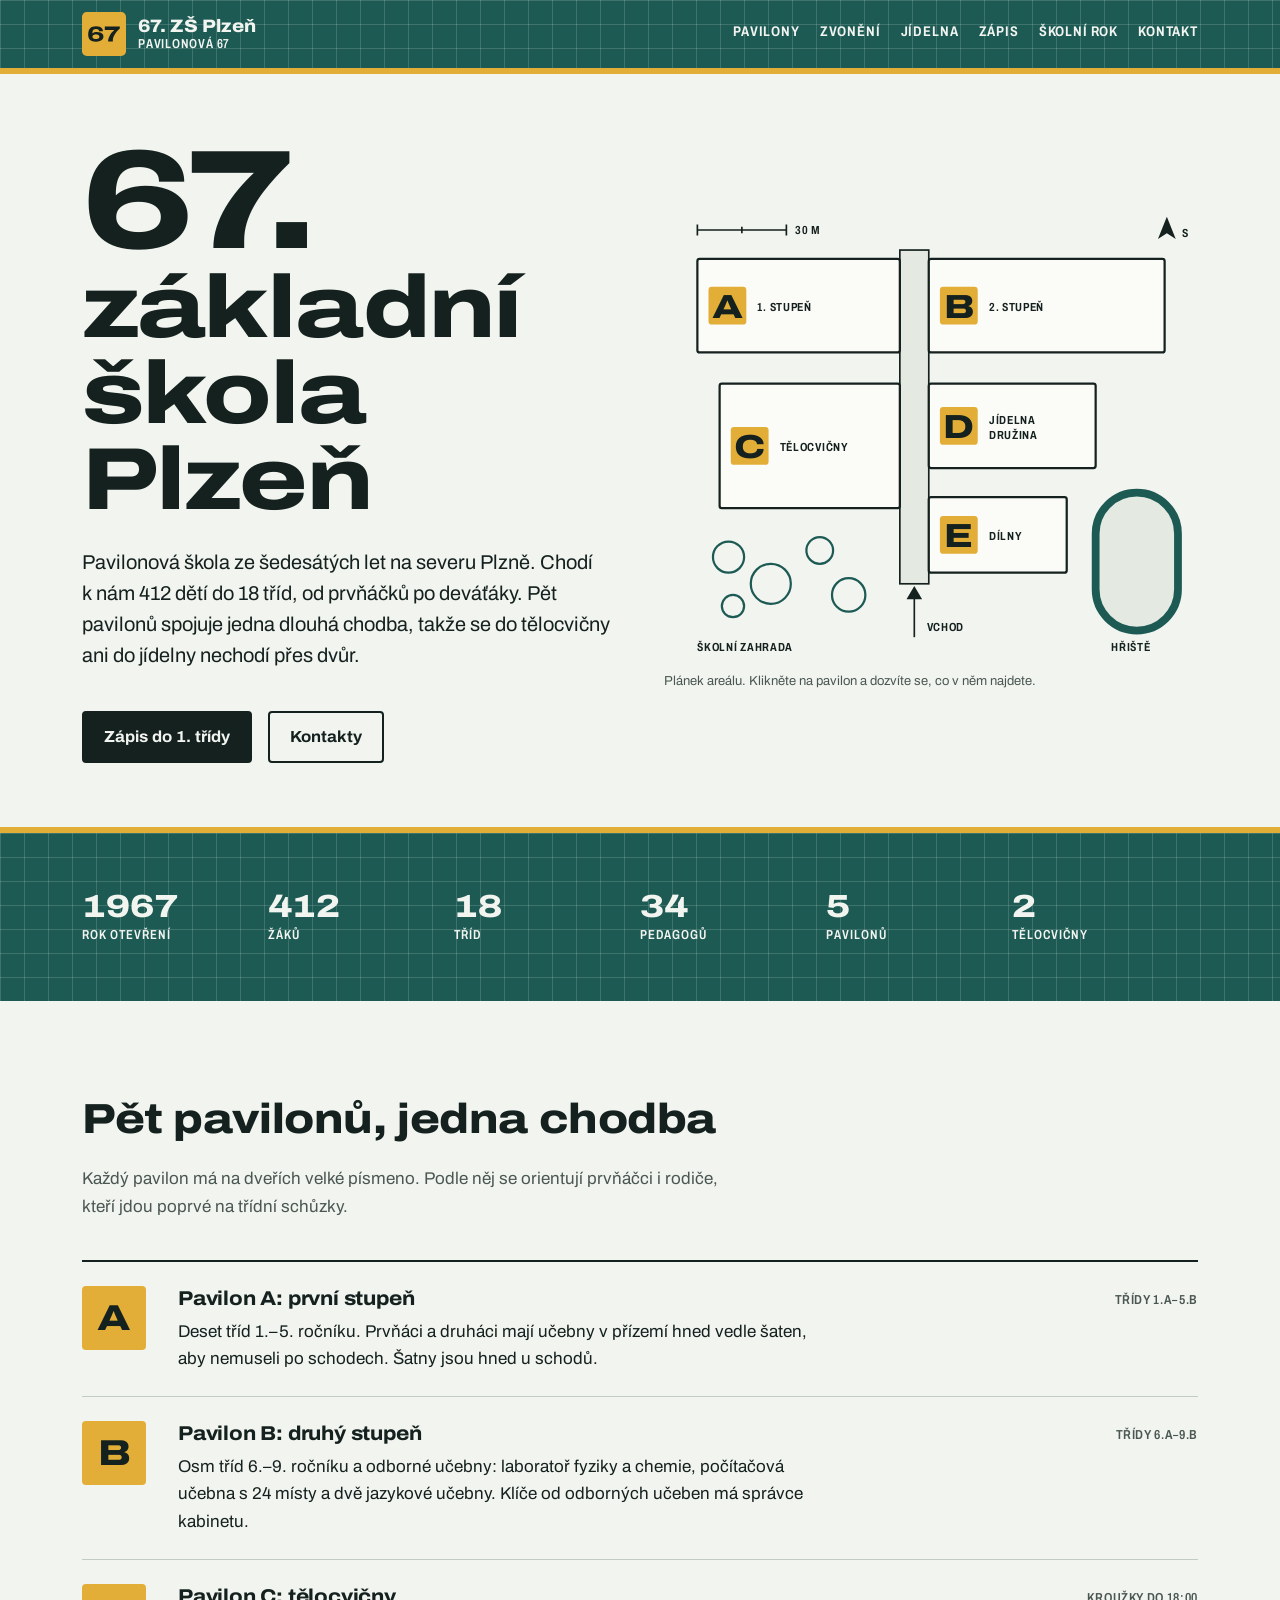
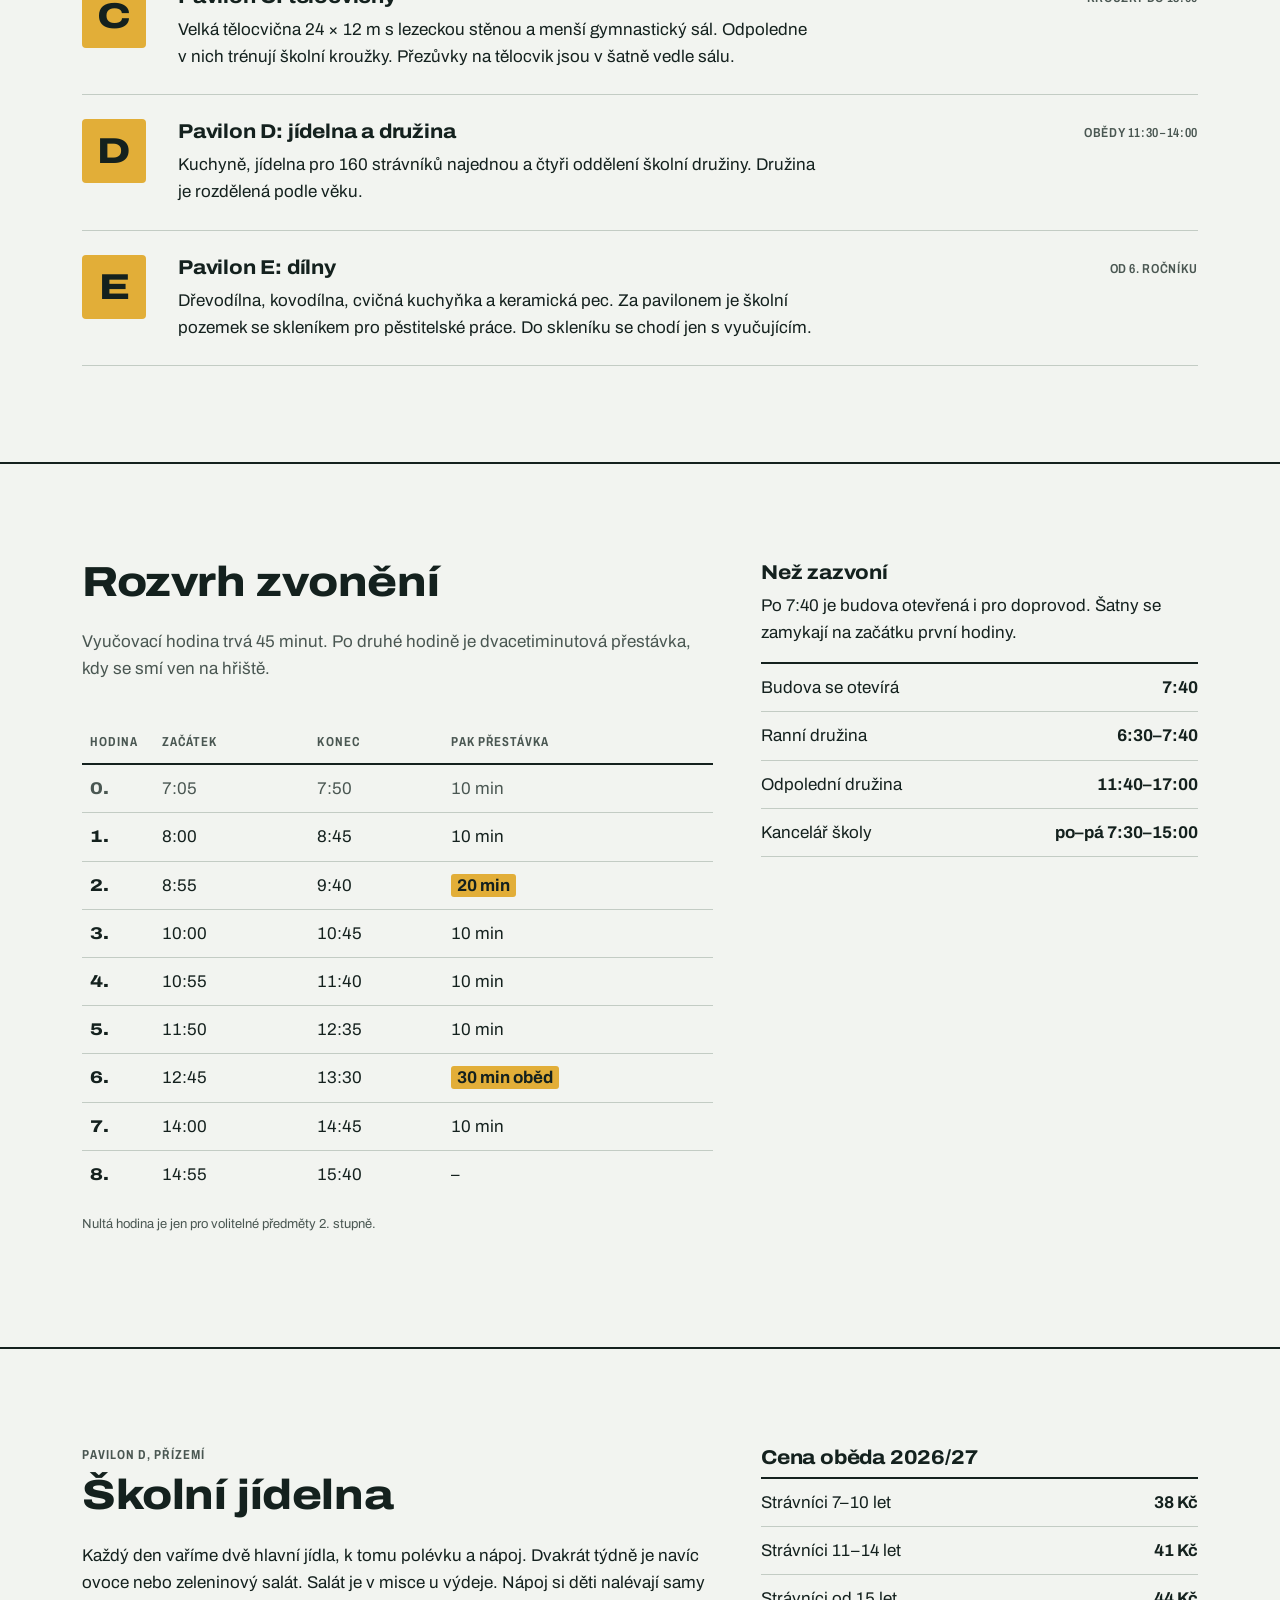
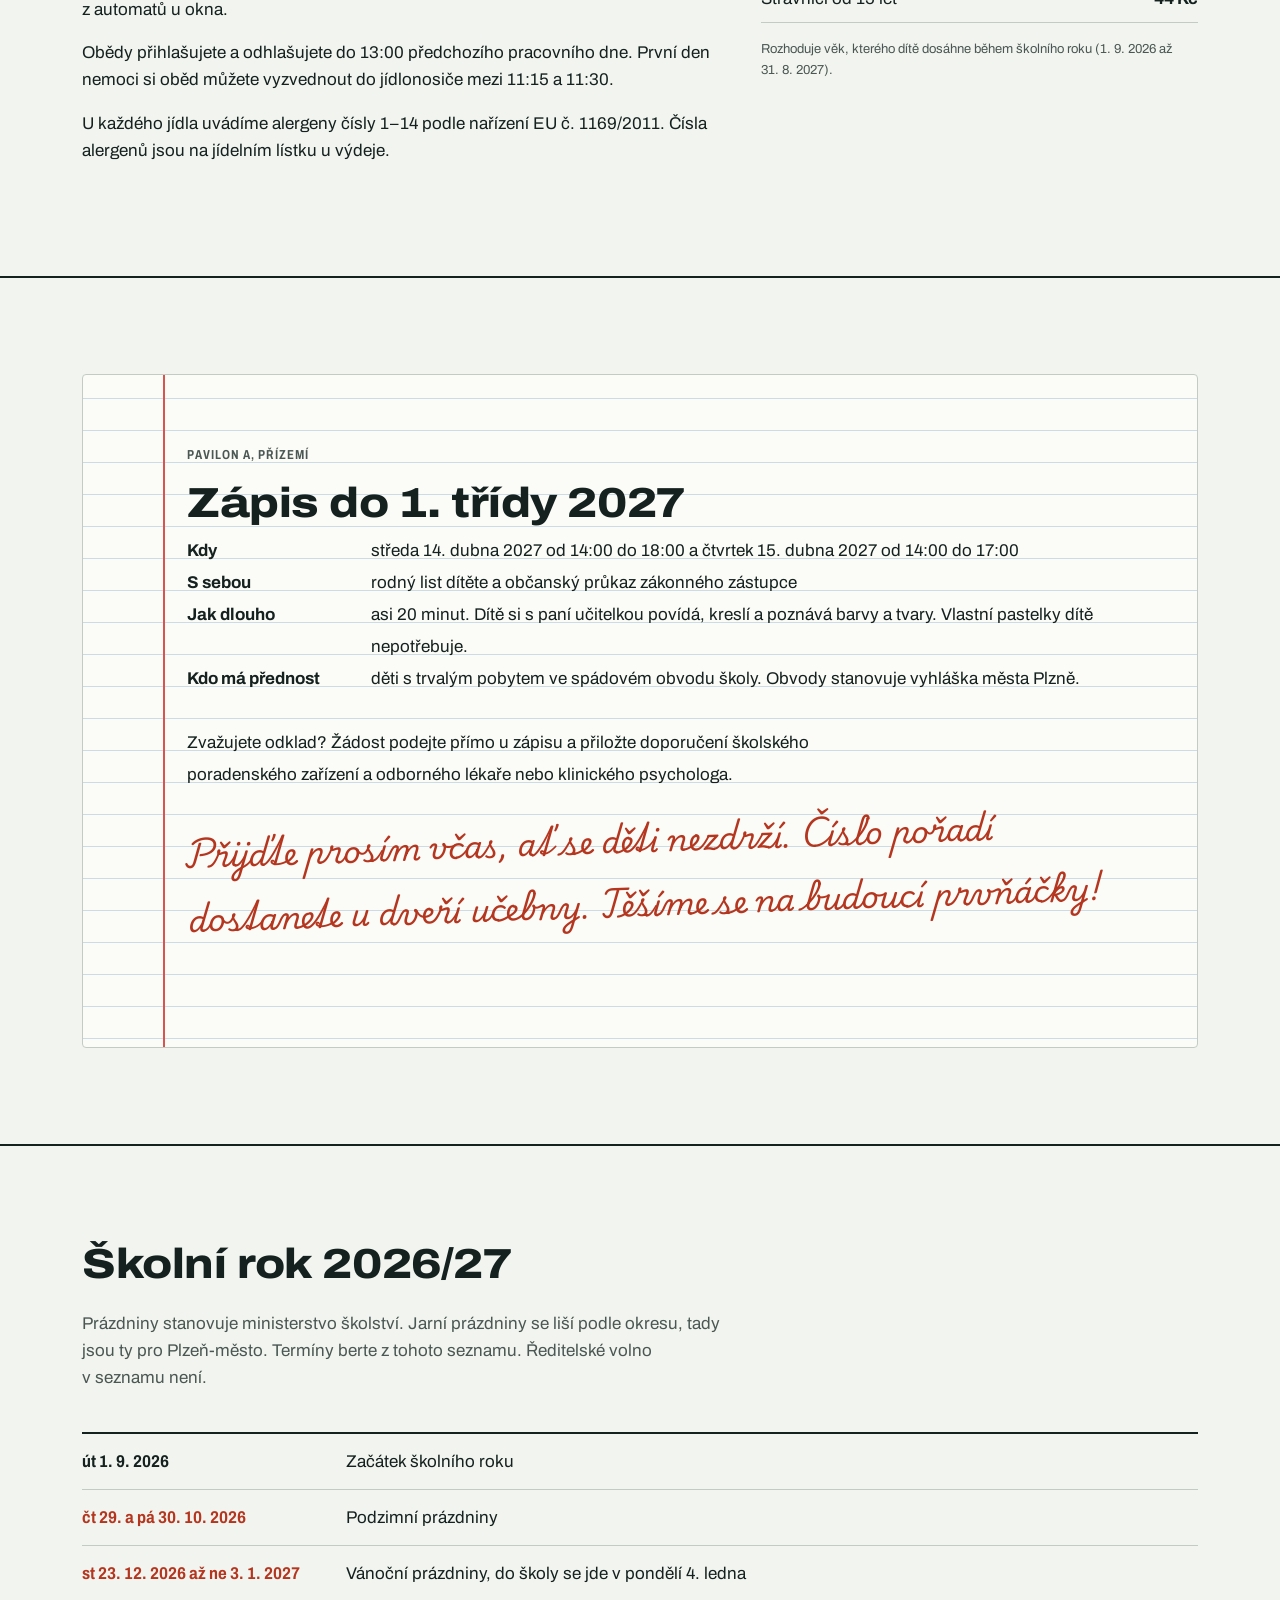
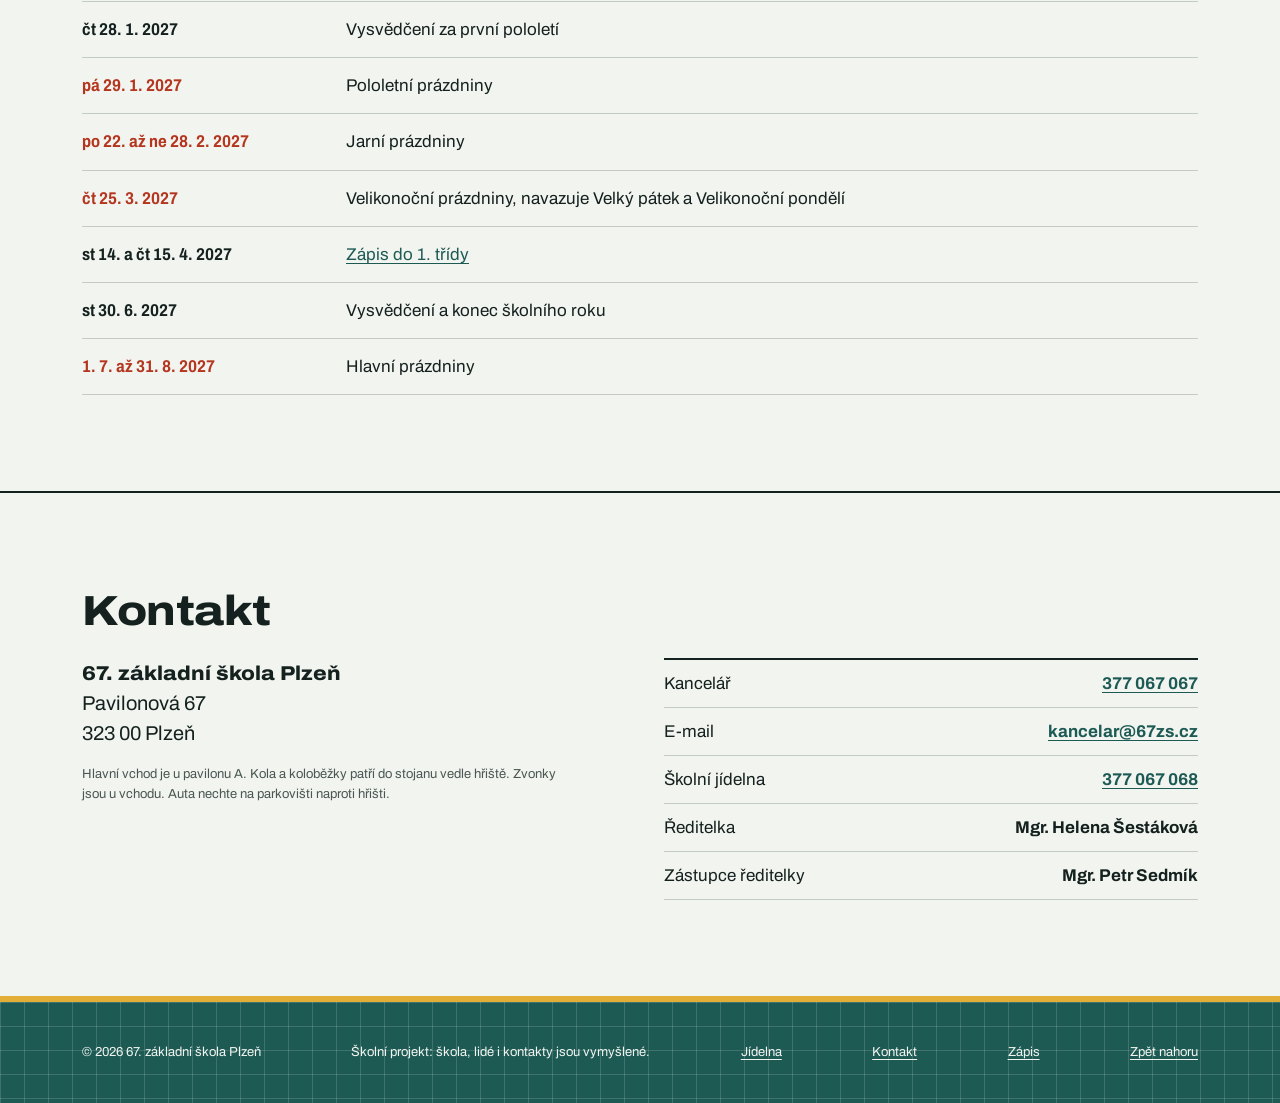
<file: index.html>
<!doctype html>
<html lang="cs">
<head>
  <meta charset="utf-8">
  <meta name="viewport" content="width=device-width, initial-scale=1">
  <title>67. základní škola Plzeň – zápis, jídelna, rozvrh zvonění</title>
  <meta name="description" content="Pavilonová základní škola na severu Plzně pro 1.–9. ročník. Zápis do 1. třídy 14. a 15. 4. 2027, rozvrh zvonění, ceny obědů, prázdniny a kontakty.">
  <meta name="author" content="67. ZŠ Plzeň">
  <meta name="referrer" content="strict-origin-when-cross-origin">
  <link rel="canonical" href="https://kojdad-alt.github.io/67ZakladniSkola/">
  <link rel="sitemap" type="application/xml" title="Sitemap" href="sitemap.xml">

  <meta name="theme-color" content="#f2f4f0" media="(prefers-color-scheme: light)">
  <meta name="theme-color" content="#15211d" media="(prefers-color-scheme: dark)">
  <meta name="color-scheme" content="light dark">
  <link rel="icon" href="img/favicon.svg" type="image/svg+xml">
  <link rel="icon" href="img/favicon-32.png" type="image/png" sizes="32x32">
  <link rel="apple-touch-icon" href="img/apple-touch-icon.png">

  <meta property="og:type" content="website">
  <meta property="og:locale" content="cs_CZ">
  <meta property="og:site_name" content="67. ZŠ Plzeň">
  <meta property="og:title" content="67. základní škola Plzeň">
  <meta property="og:description" content="Pavilonová škola z roku 1967 pro 1.–9. ročník. Zápis do 1. třídy, rozvrh zvonění, jídelna a kontakty.">
  <meta property="og:url" content="https://kojdad-alt.github.io/67ZakladniSkola/">
  <meta property="og:image" content="https://kojdad-alt.github.io/67ZakladniSkola/img/og.png">
  <meta property="og:image:type" content="image/png">
  <meta property="og:image:width" content="1200">
  <meta property="og:image:height" content="630">
  <meta property="og:image:alt" content="Nápis 67. základní škola Plzeň nad zeleným soklem s obkladem">
  <meta name="twitter:card" content="summary_large_image">
  <meta name="twitter:image" content="https://kojdad-alt.github.io/67ZakladniSkola/img/og.png">
  <meta name="twitter:image:alt" content="Nápis 67. základní škola Plzeň nad zeleným soklem s obkladem">
  <meta name="twitter:title" content="67. základní škola Plzeň">
  <meta name="twitter:description" content="Pavilonová škola z roku 1967 pro 1.–9. ročník. Zápis do 1. třídy, rozvrh zvonění, jídelna a kontakty.">

  <link rel="preload" href="fonty/archivo-cz.woff2" as="font" type="font/woff2" crossorigin>
  <link rel="stylesheet" href="vendor/bootstrap-5.3.8/bootstrap.min.css">
  <link rel="stylesheet" href="css/styl.css">

  <script type="application/ld+json">
  {
    "@context": "https://schema.org",
    "@graph": [
      {
        "@type": "ElementarySchool",
        "@id": "https://kojdad-alt.github.io/67ZakladniSkola/#skola",
        "name": "67. základní škola Plzeň",
        "alternateName": "67. ZŠ Plzeň",
        "url": "https://kojdad-alt.github.io/67ZakladniSkola/",
        "logo": "https://kojdad-alt.github.io/67ZakladniSkola/img/logo-512.png",
        "image": "https://kojdad-alt.github.io/67ZakladniSkola/img/og.png",
        "foundingDate": "1967",
        "telephone": "+420377067067",
        "email": "kancelar@67zs.cz",
        "address": {
          "@type": "PostalAddress",
          "streetAddress": "Pavilonová 67",
          "postalCode": "323 00",
          "addressLocality": "Plzeň",
          "addressCountry": "CZ"
        },
        "openingHoursSpecification": [
          {
            "@type": "OpeningHoursSpecification",
            "dayOfWeek": ["Monday", "Tuesday", "Wednesday", "Thursday", "Friday"],
            "opens": "07:30",
            "closes": "15:00"
          }
        ]
      },
      {
        "@type": "WebSite",
        "@id": "https://kojdad-alt.github.io/67ZakladniSkola/#web",
        "url": "https://kojdad-alt.github.io/67ZakladniSkola/",
        "name": "67. ZŠ Plzeň",
        "inLanguage": "cs",
        "publisher": { "@id": "https://kojdad-alt.github.io/67ZakladniSkola/#skola" }
      },
      {
        "@type": "WebPage",
        "@id": "https://kojdad-alt.github.io/67ZakladniSkola/#stranka",
        "url": "https://kojdad-alt.github.io/67ZakladniSkola/",
        "name": "67. základní škola Plzeň – zápis, jídelna, rozvrh zvonění",
        "inLanguage": "cs",
        "dateModified": "2026-11-08",
        "isPartOf": { "@id": "https://kojdad-alt.github.io/67ZakladniSkola/#web" },
        "about": { "@id": "https://kojdad-alt.github.io/67ZakladniSkola/#skola" },
        "breadcrumb": {
          "@type": "BreadcrumbList",
          "itemListElement": [
            { "@type": "ListItem", "position": 1, "name": "Úvod", "item": "https://kojdad-alt.github.io/67ZakladniSkola/" }
          ]
        }
      },
      {
        "@type": "Event",
        "name": "Zápis do 1. třídy 2027",
        "startDate": "2027-04-14T14:00:00+02:00",
        "endDate": "2027-04-15T17:00:00+02:00",
        "eventStatus": "https://schema.org/EventScheduled",
        "eventAttendanceMode": "https://schema.org/OfflineEventAttendanceMode",
        "description": "Zápis dětí do 1. třídy pro školní rok 2027/28. S sebou rodný list dítěte a občanský průkaz zákonného zástupce.",
        "location": { "@id": "https://kojdad-alt.github.io/67ZakladniSkola/#skola" },
        "organizer": { "@id": "https://kojdad-alt.github.io/67ZakladniSkola/#skola" }
      }
    ]
  }
  </script>
</head>
<body id="nahoru">
  <a class="visually-hidden-focusable preskocit" href="#obsah">Přeskočit na obsah</a>

  <header class="hlavicka">
    <div class="container d-flex flex-wrap align-items-center justify-content-between gap-3">
      <a class="znacka" href="./">
        <svg width="44" height="44" viewBox="0 0 64 64" aria-hidden="true">
          <rect class="znacka-dlazdice" width="64" height="64" rx="7"/>
          <path class="znacka-cislo" d="M20.23 43.23Q17.49 43.23 15.4 42.6Q13.32 41.97 11.9 40.69Q10.48 39.41 9.74 37.38Q9 35.34 9 32.57Q9 29.38 9.74 27.14Q10.48 24.9 11.92 23.5Q13.35 22.09 15.47 21.43Q17.58 20.77 20.33 20.77Q23.45 20.77 25.71 21.6Q27.96 22.44 29.21 24.05Q30.45 25.66 30.45 27.96H24.81Q24.81 26.86 24.24 26.13Q23.67 25.41 22.68 25.06Q21.68 24.71 20.36 24.71Q18.31 24.71 17.16 25.44Q16 26.16 15.55 27.57Q15.09 28.97 15.09 31.05Q16 30.23 17.16 29.76Q18.31 29.29 19.54 29.1Q20.77 28.91 21.81 28.91Q24.52 28.91 26.65 29.71Q28.78 30.52 30 32.03Q31.21 33.55 31.21 35.69Q31.21 38.09 29.84 39.78Q28.47 41.47 25.99 42.35Q23.51 43.23 20.23 43.23ZM20.2 39.29Q21.78 39.29 22.9 38.88Q24.02 38.47 24.62 37.71Q25.22 36.95 25.22 35.88Q25.22 34.84 24.63 34.1Q24.05 33.36 22.95 32.95Q21.84 32.54 20.23 32.54Q18.69 32.54 17.55 32.95Q16.41 33.36 15.81 34.11Q15.22 34.87 15.22 35.91Q15.22 36.95 15.81 37.71Q16.41 38.47 17.53 38.88Q18.65 39.29 20.2 39.29ZM37.96 42.85Q37.96 40.39 38.7 38.1Q39.45 35.82 40.71 33.69Q41.97 31.56 43.61 29.63Q45.25 27.71 47.05 26.01H33.14V21.15H55V23.83Q53.52 25.28 52.03 26.87Q50.55 28.47 49.26 30.15Q47.96 31.84 46.97 33.64Q45.98 35.44 45.42 37.3Q44.87 39.16 44.87 41.09V42.85Z"/>
        </svg>
        <span>67. ZŠ Plzeň<small>Pavilonová 67</small></span>
      </a>
      <nav aria-label="Hlavní menu" class="mw-100">
        <ul class="menu">
          <li><a href="#pavilony">Pavilony</a></li>
          <li><a href="#zvoneni">Zvonění</a></li>
          <li><a href="#jidelna">Jídelna</a></li>
          <li><a href="#zapis">Zápis</a></li>
          <li><a href="#skolni-rok">Školní rok</a></li>
          <li><a href="#kontakt">Kontakt</a></li>
        </ul>
      </nav>
    </div>
  </header>

  <main id="obsah">
    <section class="uvod" aria-labelledby="nadpis">
      <div class="container">
        <div class="row gx-4 gx-sm-5 gy-5 align-items-center">
          <div class="col-lg-6">
            <h1 id="nadpis"><span class="cislo-skoly">67.</span> základní škola Plzeň</h1>
            <p class="perex">Pavilonová škola ze šedesátých let na&nbsp;severu Plzně. Chodí k&nbsp;nám 412&nbsp;dětí do&nbsp;18&nbsp;tříd, od&nbsp;prvňáčků po&nbsp;deváťáky. Pět pavilonů spojuje jedna dlouhá chodba, takže se do&nbsp;tělocvičny ani do&nbsp;jídelny nechodí přes dvůr.</p>
            <div class="d-flex flex-wrap gap-3">
              <a class="btn tlacitko" href="#zapis">Zápis do&nbsp;1.&nbsp;třídy</a>
              <a class="btn tlacitko tlacitko-obrys" href="#kontakt">Kontakty</a>
            </div>
          </div>

          <div class="col-lg-6">
            <figure class="plan">
              <svg viewBox="0 0 480 400" aria-labelledby="plan-titulek plan-popis">
                <title id="plan-titulek">Plánek areálu 67. ZŠ Plzeň</title>
                <desc id="plan-popis">Pět pavilonů A&nbsp;až E napojených na&nbsp;společnou chodbu, hlavní vchod dole, vpravo hřiště s&nbsp;oválem, vlevo dole školní zahrada.</desc>

                <!-- měřítko a sever -->
                <path class="cara" d="M30 18 H110 M30 13 V23 M70 15 V21 M110 13 V23"/>
                <text class="popisek" x="118" y="22">30 m</text>
                <path class="sipka" d="M452 6 L460 26 L452 21 L444 26 Z"/>
                <text class="popisek" x="466" y="24">S</text>

                <!-- spojovací chodba -->
                <rect class="chodba" x="212" y="36" width="26" height="300"/>

                <a class="pavilon" href="#pavilon-a" aria-label="Pavilon A: první stupeň">
                  <rect class="budova" x="30" y="44" width="182" height="84" rx="2"/>
                  <rect class="plan-cedulka" x="40" y="69" width="34" height="34" rx="3"/>
                  <text class="pismeno" x="57" y="97" text-anchor="middle">A</text>
                  <text class="popisek" x="84" y="91">1. stupeň</text>
                </a>
                <a class="pavilon" href="#pavilon-b" aria-label="Pavilon B: druhý stupeň">
                  <rect class="budova" x="238" y="44" width="212" height="84" rx="2"/>
                  <rect class="plan-cedulka" x="248" y="69" width="34" height="34" rx="3"/>
                  <text class="pismeno" x="265" y="97" text-anchor="middle">B</text>
                  <text class="popisek" x="292" y="91">2. stupeň</text>
                </a>
                <a class="pavilon" href="#pavilon-c" aria-label="Pavilon C: tělocvičny">
                  <rect class="budova" x="50" y="156" width="162" height="112" rx="2"/>
                  <rect class="plan-cedulka" x="60" y="195" width="34" height="34" rx="3"/>
                  <text class="pismeno" x="77" y="223" text-anchor="middle">C</text>
                  <text class="popisek" x="104" y="217">tělocvičny</text>
                </a>
                <a class="pavilon" href="#pavilon-d" aria-label="Pavilon D: jídelna a družina">
                  <rect class="budova" x="238" y="156" width="150" height="76" rx="2"/>
                  <rect class="plan-cedulka" x="248" y="177" width="34" height="34" rx="3"/>
                  <text class="pismeno" x="265" y="205" text-anchor="middle">D</text>
                  <text class="popisek" x="292" y="192">jídelna</text>
                  <text class="popisek" x="292" y="206">družina</text>
                </a>
                <a class="pavilon" href="#pavilon-e" aria-label="Pavilon E: dílny">
                  <rect class="budova" x="238" y="258" width="124" height="68" rx="2"/>
                  <rect class="plan-cedulka" x="248" y="275" width="34" height="34" rx="3"/>
                  <text class="pismeno" x="265" y="303" text-anchor="middle">E</text>
                  <text class="popisek" x="292" y="297">dílny</text>
                </a>

                <!-- hlavní vchod -->
                <path class="cara" d="M225 384 V346"/>
                <path class="sipka" d="M225 338 L232 350 L218 350 Z"/>
                <text class="popisek" x="236" y="378">vchod</text>

                <!-- hřiště s oválem -->
                <rect class="travnik" x="388" y="254" width="74" height="124" rx="37"/>
                <rect class="draha" x="388" y="254" width="74" height="124" rx="37"/>
                <text class="popisek" x="402" y="396">hřiště</text>

                <!-- zahrada -->
                <circle class="strom" cx="58" cy="312" r="14"/>
                <circle class="strom" cx="96" cy="336" r="18"/>
                <circle class="strom" cx="140" cy="306" r="12"/>
                <circle class="strom" cx="166" cy="346" r="15"/>
                <circle class="strom" cx="62" cy="356" r="10"/>
                <text class="popisek" x="30" y="396">školní zahrada</text>
              </svg>
              <figcaption>Plánek areálu. Klikněte na&nbsp;pavilon a&nbsp;dozvíte se, co v&nbsp;něm najdete.</figcaption>
            </figure>
          </div>
        </div>
      </div>
    </section>

    <section class="sokl" aria-label="Škola v číslech">
      <div class="container">
        <dl class="fakta row row-cols-2 row-cols-md-3 row-cols-xl-6 g-0">
          <div class="col fakt"><dt>rok otevření</dt><dd>1967</dd></div>
          <div class="col fakt"><dt>žáků</dt><dd>412</dd></div>
          <div class="col fakt"><dt>tříd</dt><dd>18</dd></div>
          <div class="col fakt"><dt>pedagogů</dt><dd>34</dd></div>
          <div class="col fakt"><dt>pavilonů</dt><dd>5</dd></div>
          <div class="col fakt"><dt>tělocvičny</dt><dd>2</dd></div>
        </dl>
      </div>
    </section>

    <section class="oddil" id="pavilony" aria-labelledby="nadpis-pavilony">
      <div class="container">
        <h2 id="nadpis-pavilony">Pět pavilonů, jedna chodba</h2>
        <p class="oddil-uvod">Každý pavilon má na&nbsp;dveřích velké písmeno. Podle něj se orientují prvňáčci i&nbsp;rodiče, kteří jdou poprvé na&nbsp;třídní schůzky.</p>

        <ol class="pavilony">
          <li class="pavilon-radek" id="pavilon-a">
            <span class="cedulka" aria-hidden="true">A</span>
            <div>
              <h3>Pavilon A: první stupeň</h3>
              <p>Deset tříd 1.–5.&nbsp;ročníku. Prvňáci a&nbsp;druháci mají učebny v&nbsp;přízemí hned vedle šaten, aby nemuseli po&nbsp;schodech. Šatny jsou hned u&nbsp;schodů.</p>
            </div>
            <span class="pavilon-meta">Třídy 1.A–5.B</span>
          </li>
          <li class="pavilon-radek" id="pavilon-b">
            <span class="cedulka" aria-hidden="true">B</span>
            <div>
              <h3>Pavilon B: druhý stupeň</h3>
              <p>Osm tříd 6.–9.&nbsp;ročníku a&nbsp;odborné učebny: laboratoř fyziky a&nbsp;chemie, počítačová učebna s&nbsp;24&nbsp;místy a&nbsp;dvě jazykové učebny. Klíče od&nbsp;odborných učeben má správce kabinetu.</p>
            </div>
            <span class="pavilon-meta">Třídy 6.A–9.B</span>
          </li>
          <li class="pavilon-radek" id="pavilon-c">
            <span class="cedulka" aria-hidden="true">C</span>
            <div>
              <h3>Pavilon C: tělocvičny</h3>
              <p>Velká tělocvična 24&nbsp;×&nbsp;12&nbsp;m s&nbsp;lezeckou stěnou a&nbsp;menší gymnastický sál. Odpoledne v&nbsp;nich trénují školní kroužky. Přezůvky na&nbsp;tělocvik jsou v&nbsp;šatně vedle sálu.</p>
            </div>
            <span class="pavilon-meta">Kroužky do&nbsp;18:00</span>
          </li>
          <li class="pavilon-radek" id="pavilon-d">
            <span class="cedulka" aria-hidden="true">D</span>
            <div>
              <h3>Pavilon D: jídelna a&nbsp;družina</h3>
              <p>Kuchyně, jídelna pro 160&nbsp;strávníků najednou a&nbsp;čtyři oddělení školní družiny. Družina je rozdělená podle věku.</p>
            </div>
            <span class="pavilon-meta">Obědy 11:30–14:00</span>
          </li>
          <li class="pavilon-radek" id="pavilon-e">
            <span class="cedulka" aria-hidden="true">E</span>
            <div>
              <h3>Pavilon E: dílny</h3>
              <p>Dřevodílna, kovodílna, cvičná kuchyňka a&nbsp;keramická pec. Za&nbsp;pavilonem je školní pozemek se skleníkem pro pěstitelské práce. Do&nbsp;skleníku se chodí jen s&nbsp;vyučujícím.</p>
            </div>
            <span class="pavilon-meta">Od 6.&nbsp;ročníku</span>
          </li>
        </ol>
      </div>
    </section>

    <section class="oddil" id="zvoneni" aria-labelledby="nadpis-zvoneni">
      <div class="container">
        <div class="row gx-4 gx-sm-5 gy-5">
          <div class="col-lg-7">
            <h2 id="nadpis-zvoneni">Rozvrh zvonění</h2>
            <p class="oddil-uvod">Vyučovací hodina trvá 45&nbsp;minut. Po&nbsp;druhé hodině je dvacetiminutová přestávka, kdy se smí ven na&nbsp;hřiště.</p>
            <div class="tabulka-obal">
              <table class="table rozvrh">
                <caption class="visually-hidden">Začátky a&nbsp;konce vyučovacích hodin a&nbsp;délka přestávek</caption>
                <thead>
                  <tr>
                    <th scope="col">Hodina</th>
                    <th scope="col">Začátek</th>
                    <th scope="col">Konec</th>
                    <th scope="col">Pak přestávka</th>
                  </tr>
                </thead>
                <tbody>
                  <tr class="nulta"><th scope="row">0.</th><td>7:05</td><td>7:50</td><td>10&nbsp;min</td></tr>
                  <tr><th scope="row">1.</th><td>8:00</td><td>8:45</td><td>10&nbsp;min</td></tr>
                  <tr><th scope="row">2.</th><td>8:55</td><td>9:40</td><td class="dlouha"><span>20&nbsp;min</span></td></tr>
                  <tr><th scope="row">3.</th><td>10:00</td><td>10:45</td><td>10&nbsp;min</td></tr>
                  <tr><th scope="row">4.</th><td>10:55</td><td>11:40</td><td>10&nbsp;min</td></tr>
                  <tr><th scope="row">5.</th><td>11:50</td><td>12:35</td><td>10&nbsp;min</td></tr>
                  <tr><th scope="row">6.</th><td>12:45</td><td>13:30</td><td class="dlouha"><span>30&nbsp;min oběd</span></td></tr>
                  <tr><th scope="row">7.</th><td>14:00</td><td>14:45</td><td>10&nbsp;min</td></tr>
                  <tr><th scope="row">8.</th><td>14:55</td><td>15:40</td><td>–</td></tr>
                </tbody>
              </table>
            </div>
            <p class="poznamka">Nultá hodina je jen pro volitelné předměty 2.&nbsp;stupně.</p>
          </div>

          <div class="col-lg-5">
            <h3>Než zazvoní</h3>
            <p>Po&nbsp;7:40 je budova otevřená i&nbsp;pro doprovod. Šatny se zamykají na&nbsp;začátku první hodiny.</p>
            <dl class="udaje">
              <div><dt>Budova se otevírá</dt><dd>7:40</dd></div>
              <div><dt>Ranní družina</dt><dd>6:30–7:40</dd></div>
              <div><dt>Odpolední družina</dt><dd>11:40–17:00</dd></div>
              <div><dt>Kancelář školy</dt><dd>po–pá 7:30–15:00</dd></div>
            </dl>
          </div>
        </div>
      </div>
    </section>

    <section class="oddil" id="jidelna" aria-labelledby="nadpis-jidelna">
      <div class="container">
        <div class="row gx-4 gx-sm-5 gy-5">
          <div class="col-lg-7">
            <span class="stitek">Pavilon D, přízemí</span>
            <h2 id="nadpis-jidelna">Školní jídelna</h2>
            <p>Každý den vaříme dvě hlavní jídla, k&nbsp;tomu polévku a&nbsp;nápoj. Dvakrát týdně je navíc ovoce nebo zeleninový salát. Salát je v&nbsp;misce u&nbsp;výdeje. Nápoj si děti nalévají samy z&nbsp;automatů u&nbsp;okna.</p>
            <p>Obědy přihlašujete a&nbsp;odhlašujete do&nbsp;13:00 předchozího pracovního dne. První den nemoci si oběd můžete vyzvednout do&nbsp;jídlonosiče mezi 11:15 a&nbsp;11:30.</p>
            <p>U&nbsp;každého jídla uvádíme alergeny čísly 1–14 podle nařízení EU č.&nbsp;1169/2011. Čísla alergenů jsou na&nbsp;jídelním lístku u&nbsp;výdeje.</p>
          </div>

          <div class="col-lg-5">
            <h3>Cena oběda 2026/27</h3>
            <dl class="udaje">
              <div><dt>Strávníci 7–10&nbsp;let</dt><dd>38&nbsp;Kč</dd></div>
              <div><dt>Strávníci 11–14&nbsp;let</dt><dd>41&nbsp;Kč</dd></div>
              <div><dt>Strávníci od&nbsp;15&nbsp;let</dt><dd>44&nbsp;Kč</dd></div>
            </dl>
            <p class="poznamka">Rozhoduje věk, kterého dítě dosáhne během školního roku (1.&nbsp;9.&nbsp;2026 až 31.&nbsp;8.&nbsp;2027).</p>
          </div>
        </div>
      </div>
    </section>

    <section class="oddil" id="zapis" aria-labelledby="nadpis-zapis">
      <div class="container">
        <div class="sesit">
          <span class="stitek">Pavilon A, přízemí</span>
          <h2 id="nadpis-zapis">Zápis do&nbsp;1.&nbsp;třídy 2027</h2>
          <dl>
            <div><dt>Kdy</dt><dd>středa 14.&nbsp;dubna 2027 od&nbsp;14:00 do&nbsp;18:00 a&nbsp;čtvrtek 15.&nbsp;dubna 2027 od&nbsp;14:00 do&nbsp;17:00</dd></div>
            <div><dt>S&nbsp;sebou</dt><dd>rodný list dítěte a&nbsp;občanský průkaz zákonného zástupce</dd></div>
            <div><dt>Jak dlouho</dt><dd>asi 20&nbsp;minut. Dítě si s&nbsp;paní učitelkou povídá, kreslí a&nbsp;poznává barvy a&nbsp;tvary. Vlastní pastelky dítě nepotřebuje.</dd></div>
            <div><dt>Kdo má přednost</dt><dd>děti s&nbsp;trvalým pobytem ve&nbsp;spádovém obvodu školy. Obvody stanovuje vyhláška města Plzně.</dd></div>
          </dl>
          <p>Zvažujete odklad? Žádost podejte přímo u&nbsp;zápisu a&nbsp;přiložte doporučení školského poradenského zařízení a&nbsp;odborného lékaře nebo klinického psychologa.</p>
          <p class="vzkaz">Přijďte prosím včas, ať se děti nezdrží. Číslo pořadí dostanete u&nbsp;dveří učebny. Těšíme se na&nbsp;budoucí prvňáčky!</p>
        </div>
      </div>
    </section>

    <section class="oddil" id="skolni-rok" aria-labelledby="nadpis-rok">
      <div class="container">
        <h2 id="nadpis-rok">Školní rok 2026/27</h2>
        <p class="oddil-uvod">Prázdniny stanovuje ministerstvo školství. Jarní prázdniny se liší podle okresu, tady jsou ty pro Plzeň-město. Termíny berte z&nbsp;tohoto seznamu. Ředitelské volno v&nbsp;seznamu není.</p>
        <ol class="kalendar">
          <li><time datetime="2026-09-01">út 1.&nbsp;9.&nbsp;2026</time><span>Začátek školního roku</span></li>
          <li class="prazdniny"><time datetime="2026-10-29">čt 29. a&nbsp;pá 30.&nbsp;10.&nbsp;2026</time><span>Podzimní prázdniny</span></li>
          <li class="prazdniny"><time datetime="2026-12-23">st 23.&nbsp;12.&nbsp;2026 až ne 3.&nbsp;1.&nbsp;2027</time><span>Vánoční prázdniny, do&nbsp;školy se jde v&nbsp;pondělí 4.&nbsp;ledna</span></li>
          <li><time datetime="2027-01-28">čt 28.&nbsp;1.&nbsp;2027</time><span>Vysvědčení za&nbsp;první pololetí</span></li>
          <li class="prazdniny"><time datetime="2027-01-29">pá 29.&nbsp;1.&nbsp;2027</time><span>Pololetní prázdniny</span></li>
          <li class="prazdniny"><time datetime="2027-02-22">po 22. až ne 28.&nbsp;2.&nbsp;2027</time><span>Jarní prázdniny</span></li>
          <li class="prazdniny"><time datetime="2027-03-25">čt 25.&nbsp;3.&nbsp;2027</time><span>Velikonoční prázdniny, navazuje Velký pátek a&nbsp;Velikonoční pondělí</span></li>
          <li><time datetime="2027-04-14">st 14. a&nbsp;čt 15.&nbsp;4.&nbsp;2027</time><span><a href="#zapis">Zápis do&nbsp;1.&nbsp;třídy</a></span></li>
          <li><time datetime="2027-06-30">st 30.&nbsp;6.&nbsp;2027</time><span>Vysvědčení a&nbsp;konec školního roku</span></li>
          <li class="prazdniny"><time datetime="2027-07-01">1.&nbsp;7. až 31.&nbsp;8.&nbsp;2027</time><span>Hlavní prázdniny</span></li>
        </ol>
      </div>
    </section>

    <section class="oddil" id="kontakt" aria-labelledby="nadpis-kontakt">
      <div class="container">
        <h2 id="nadpis-kontakt">Kontakt</h2>
        <div class="row gx-4 gx-sm-5 gy-5">
          <div class="col-md-6">
            <address class="adresa">
              <strong>67. základní škola Plzeň</strong>
              Pavilonová 67<br>
              323&nbsp;00 Plzeň
            </address>
            <p class="poznamka">Hlavní vchod je u&nbsp;pavilonu A. Kola a&nbsp;koloběžky patří do&nbsp;stojanu vedle hřiště. Zvonky jsou u&nbsp;vchodu. Auta nechte na&nbsp;parkovišti naproti hřišti.</p>
          </div>
          <div class="col-md-6">
            <dl class="udaje">
              <div><dt>Kancelář</dt><dd><a href="tel:+420377067067">377&nbsp;067&nbsp;067</a></dd></div>
              <div><dt>E-mail</dt><dd><a href="mailto:kancelar@67zs.cz">kancelar@67zs.cz</a></dd></div>
              <div><dt>Školní jídelna</dt><dd><a href="tel:+420377067068">377&nbsp;067&nbsp;068</a></dd></div>
              <div><dt>Ředitelka</dt><dd>Mgr. Helena Šestáková</dd></div>
              <div><dt>Zástupce ředitelky</dt><dd>Mgr. Petr Sedmík</dd></div>
            </dl>
          </div>
        </div>
      </div>
    </section>
  </main>

  <footer class="sokl">
    <div class="container pata d-flex flex-wrap justify-content-between gap-3">
      <p>© 2026 67. základní škola Plzeň</p>
      <p>Školní projekt: škola, lidé i&nbsp;kontakty jsou vymyšlené.</p>
      <p><a href="#jidelna">Jídelna</a></p>
      <p><a href="#kontakt">Kontakt</a></p>
      <p><a href="#zapis">Zápis</a></p>
      <p><a href="#nahoru">Zpět nahoru</a></p>
    </div>
  </footer>
</body>
</html>
</file>
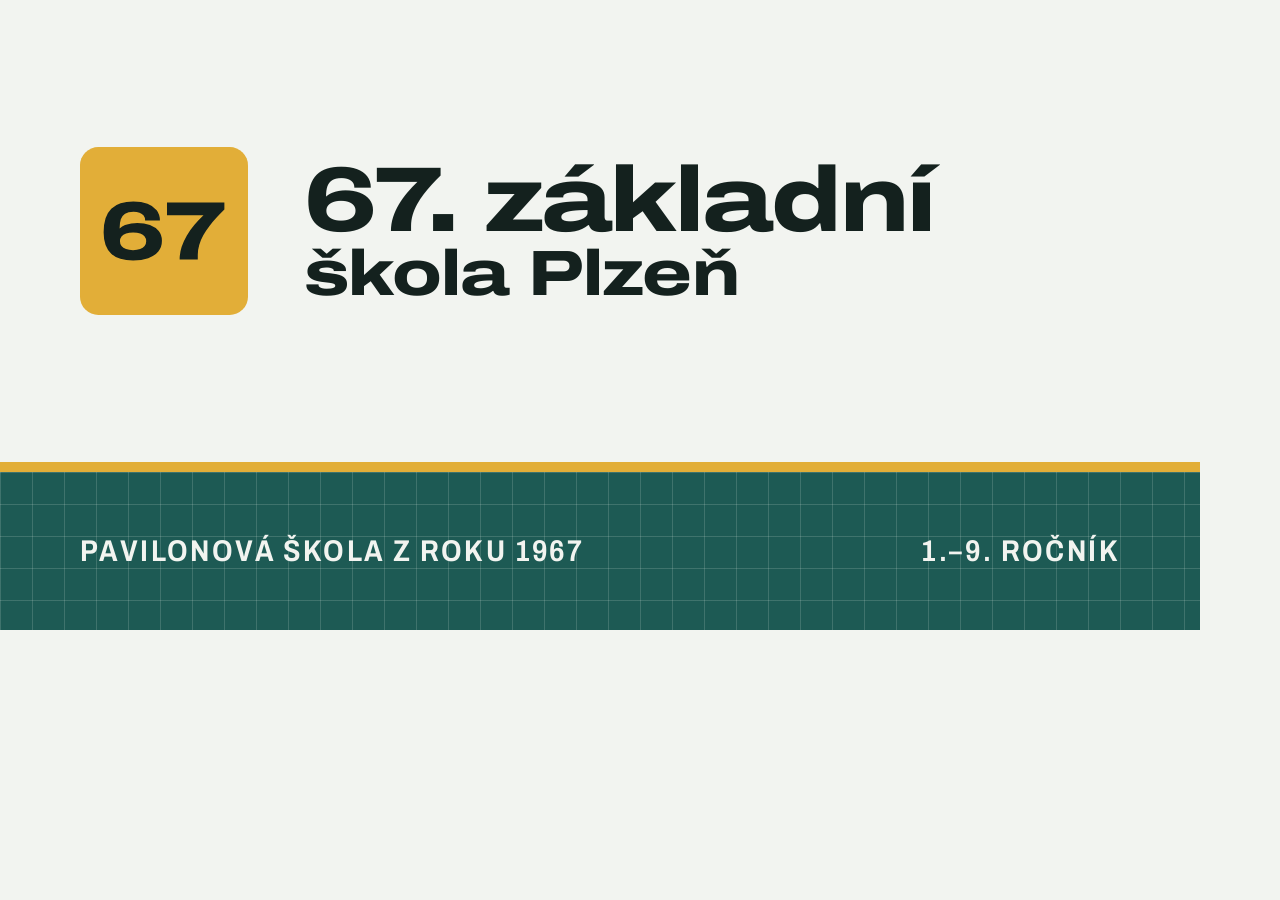
<file: nastroje/og.html>
<!doctype html>
<!-- Předloha obrázku pro sdílení (img/og.png, 1200×630). Vyrábí ji nastroje/obrazky.sh. -->
<html lang="cs">
<head>
<meta charset="utf-8">
<title>OG obrázek 67. ZŠ</title>
<style>
  @font-face { font-family: "Archivo 67"; src: url("../fonty/archivo-cz.woff2") format("woff2"); font-weight: 400 800; font-stretch: 75% 125%; }
  html, body { margin: 0; width: 1200px; height: 630px; overflow: hidden; }
  body { background: #f2f4f0; color: #14211e; font-family: "Archivo 67", sans-serif; display: grid; grid-template-rows: 1fr 168px; }
  .horni { display: flex; align-items: center; gap: 56px; padding: 0 80px; }
  .horni img { width: 168px; height: 168px; }
  h1 { margin: 0; font-size: 92px; line-height: 0.95; font-stretch: 125%; font-weight: 800; letter-spacing: -0.02em; }
  h1 span { display: block; font-size: 64px; letter-spacing: -0.01em; }
  .sokl { background-color: #1d5a54; color: #f2f4f0; border-top: 10px solid #e2ae38;
    background-image: linear-gradient(rgb(242 244 240 / .16) 1px, transparent 1px), linear-gradient(90deg, rgb(242 244 240 / .16) 1px, transparent 1px);
    background-size: 32px 32px; display: flex; align-items: center; justify-content: space-between; padding: 0 80px;
    font-size: 30px; font-stretch: 85%; font-weight: 650; letter-spacing: 0.08em; text-transform: uppercase; }
</style>
</head>
<body>
  <div class="horni">
    <img src="../img/favicon.svg" alt="">
    <h1>67. základní <span>škola Plzeň</span></h1>
  </div>
  <div class="sokl"><span>Pavilonová škola z roku 1967</span><span>1.–9. ročník</span></div>
</body>
</html>
</file>
<file: css/styl.css>
/*
 * 67. základní škola Plzeň – vlastní vzhled nad Bootstrapem 5.3.8
 *
 * Nápad: pavilonová škola z roku 1967. Světlé téma je chodba
 * (bílá zeď, zelený olejový sokl s obkladem, hořčicové cedulky na dveřích),
 * tmavé téma je školní tabule. Červená = propiska paní učitelky.
 * Barvy a písma se mění JEN tady v :root (tokeny), komponenty je jen používají.
 */

@font-face {
  font-family: "Archivo 67";
  src: url("../fonty/archivo-cz.woff2") format("woff2");
  font-weight: 400 800;
  font-stretch: 75% 125%;
  font-display: swap;
}

@font-face {
  font-family: "Playwrite CZ";
  src: url("../fonty/playwrite-cz.woff2") format("woff2");
  font-weight: 400;
  font-display: swap;
}

/* ---------- tokeny ---------- */

:root {
  color-scheme: light;

  --zed: #f2f4f0;          /* bílá zeď chodby */
  --zed-2: #e4e9e2;        /* o odstín tmavší plocha */
  --papir: #fbfbf7;        /* list sešitu */
  --papir-linka: #cddbe4;  /* modrošedé linky sešitu */
  --okraj: #d9534f;        /* červený okraj sešitu (jen ozdoba) */
  --inkoust: #14211e;      /* text */
  --inkoust-2: #4a5752;    /* tlumený text */
  --linka: #c3ccc4;        /* tenké čáry */
  --sokl: #1d5a54;         /* olejový nátěr spodní části zdi */
  --na-soklu: #f2f4f0;     /* text na soklu */
  --spara: rgb(242 244 240 / 0.16); /* spáry obkladu */
  --horcice: #e2ae38;      /* cedulky pavilonů */
  --na-horcici: #14211e;
  --propiska: #b5361f;     /* červená propiska */
  --odkaz: #1d5a54;
  --plan-pavilon: #fbfbf7;
  --plan-chodba: #e4e9e2;

  --pismo: "Archivo 67", "Archivo", "Helvetica Neue", Arial, sans-serif;
  --rucni: "Playwrite CZ", "Segoe Print", "Bradley Hand", cursive;

  /* typová škála */
  --t-maly: 0.8125rem;
  --t-text: 1.0625rem;
  --t-perex: 1.25rem;
  --t-h3: 1.25rem;
  --t-h2: clamp(1.75rem, 1.15rem + 2.2vw, 2.625rem);
  --t-h1: clamp(2.5rem, 1.2rem + 5.4vw, 5.5rem);

  /* rozestupy */
  --m1: 0.5rem;
  --m2: 1rem;
  --m3: 1.5rem;
  --m4: 2.5rem;
  --m5: 4rem;
  --m6: 6rem;

  /* napojení na Bootstrap */
  --bs-body-font-family: var(--pismo);
  --bs-body-font-size: var(--t-text);
  --bs-body-line-height: 1.6;
  --bs-body-bg: var(--zed);
  --bs-body-color: var(--inkoust);
  --bs-emphasis-color: var(--inkoust);
  --bs-secondary-color: var(--inkoust-2);
  --bs-heading-color: var(--inkoust);
  --bs-border-color: var(--linka);
  --bs-link-color: var(--odkaz);
  --bs-link-hover-color: var(--inkoust);
}

@media (prefers-color-scheme: dark) {
  :root {
    color-scheme: dark;

    --zed: #15211d;          /* tabule */
    --zed-2: #1c2b26;
    --papir: #1a2823;
    --papir-linka: #2e423b;
    --okraj: #b4473f;
    --inkoust: #ecf0e8;      /* křída */
    --inkoust-2: #afbcb5;
    --linka: #33463f;
    --sokl: #21574f;
    --na-soklu: #ecf0e8;
    --spara: rgb(236 240 232 / 0.1);
    --horcice: #e6b54a;
    --na-horcici: #14211e;
    --propiska: #ff8a6b;
    --odkaz: #8cd2c4;
    --plan-pavilon: #1a2823;
    --plan-chodba: #22332d;
  }
}

/* ---------- základ ---------- */

body {
  background: var(--zed);
  color: var(--inkoust);
  font-family: var(--pismo);
  font-stretch: 100%;
  font-variant-numeric: lining-nums;
}

h1, h2, h3 {
  font-family: var(--pismo);
  font-weight: 800;
  letter-spacing: -0.01em;
  line-height: 1.05;
  text-wrap: balance;
  color: var(--inkoust);
}

h2 {
  font-size: var(--t-h2);
  font-stretch: 115%;
  margin-bottom: var(--m3);
}

h3 {
  font-size: var(--t-h3);
  font-stretch: 110%;
  font-weight: 750;
  line-height: 1.2;
  margin-bottom: var(--m1);
}

p {
  max-width: 38em;
}

a {
  color: var(--odkaz);
  text-decoration-thickness: 1px;
  text-underline-offset: 0.2em;
}

a:hover {
  color: var(--inkoust);
  text-decoration-color: var(--horcice);
  text-decoration-thickness: 3px;
}

:focus-visible {
  outline: 3px solid var(--propiska);
  outline-offset: 3px;
}

.cisla {
  font-variant-numeric: tabular-nums lining-nums;
}

/* „Přeskočit na obsah“: Bootstrap ho jen odkryje (malý odkaz, který odsune hlavičku),
   při fokusu klávesnicí je z něj hořčicová cedulka nad hlavičkou */
.preskocit:focus {
  position: absolute;
  top: var(--m1);
  left: var(--m1);
  z-index: 30;
  padding: var(--m1) var(--m2);
  border-radius: 4px;
  background: var(--horcice);
  color: var(--na-horcici);
  font-weight: 700;
  text-decoration: none;
}

/* štítek: úzké verzálky jako na cedulce */
.stitek {
  display: block;
  font-size: var(--t-maly);
  font-stretch: 75%;
  font-weight: 650;
  letter-spacing: 0.08em;
  text-transform: uppercase;
  color: var(--inkoust-2);
  margin-bottom: var(--m1);
}

/* ---------- hlavička ---------- */

/* hlavička je natřená jako sokl (stejný obklad), aby nesplývala se zdí */
.hlavicka {
  background-color: var(--sokl);
  background-image:
    linear-gradient(var(--spara) 1px, transparent 1px),
    linear-gradient(90deg, var(--spara) 1px, transparent 1px);
  background-size: 24px 24px;
  color: var(--na-soklu);
  border-bottom: 6px solid var(--horcice);
  padding-block: 0.75rem;
}

@media (min-width: 768px) {
  .hlavicka {
    position: sticky;
    top: 0;
    z-index: 20;
  }
}

.znacka {
  display: inline-flex;
  align-items: center;
  gap: 0.75rem;
  color: var(--na-soklu);
  text-decoration: none;
  font-stretch: 110%;
  font-weight: 800;
  font-size: 1.125rem;
  line-height: 1.1;
}

.znacka:hover {
  color: var(--na-soklu);
}

.znacka-dlazdice {
  fill: var(--horcice);
}

.znacka-cislo {
  fill: var(--na-horcici);
}

.znacka small {
  display: block;
  font-size: var(--t-maly);
  font-stretch: 75%;
  font-weight: 600;
  letter-spacing: 0.06em;
  text-transform: uppercase;
  color: var(--na-soklu);
}

.menu {
  display: flex;
  flex-wrap: wrap;
  gap: 0 1.25rem;
  margin: 0;
  padding: 0;
  list-style: none;
}

.menu li {
  white-space: nowrap;
}

.menu a {
  display: inline-block;
  padding-block: 0.375rem;
  font-size: 0.875rem;
  font-stretch: 80%;
  font-weight: 650;
  letter-spacing: 0.06em;
  text-transform: uppercase;
  color: var(--na-soklu);
  text-decoration: none;
  border-bottom: 3px solid transparent;
}

.menu a:hover {
  border-bottom-color: var(--horcice);
}

/* ---------- úvod ---------- */

.uvod {
  padding-block: var(--m5);
}

.uvod h1 {
  font-size: var(--t-h1);
  font-stretch: 125%;
  line-height: 0.98;
  margin-bottom: var(--m3);
}

.uvod h1 .cislo-skoly {
  display: block;
  font-size: 1.6em;
  line-height: 0.9;
  letter-spacing: -0.03em;
}

.perex {
  font-size: var(--t-perex);
  line-height: 1.55;
  max-width: 30em;
  margin-bottom: var(--m4);
}

/* tlačítka: Bootstrap .btn s vlastními proměnnými */
.tlacitko {
  --bs-btn-padding-x: 1.25rem;
  --bs-btn-padding-y: 0.75rem;
  --bs-btn-font-family: var(--pismo);
  --bs-btn-font-size: 1rem;
  --bs-btn-font-weight: 700;
  --bs-btn-border-width: 2px;
  --bs-btn-border-radius: 4px;
  --bs-btn-color: var(--zed);
  --bs-btn-bg: var(--inkoust);
  --bs-btn-border-color: var(--inkoust);
  --bs-btn-hover-color: var(--zed);
  --bs-btn-hover-bg: var(--inkoust);
  --bs-btn-hover-border-color: var(--inkoust);
  --bs-btn-active-color: var(--zed);
  --bs-btn-active-bg: var(--inkoust);
  --bs-btn-active-border-color: var(--inkoust);
  font-stretch: 105%;
  transition: transform 0.12s ease-out, box-shadow 0.12s ease-out;
}

.tlacitko-obrys {
  --bs-btn-color: var(--inkoust);
  --bs-btn-bg: transparent;
  --bs-btn-hover-color: var(--inkoust);
  --bs-btn-hover-bg: var(--zed);
  --bs-btn-active-color: var(--inkoust);
  --bs-btn-active-bg: var(--zed);
}

/* při najetí tlačítko „vystoupí“ jako cedulka nad hořčicový stín */
.tlacitko:hover {
  transform: translate(-3px, -3px);
  box-shadow: 3px 3px 0 var(--horcice);
}

.tlacitko:active {
  transform: none;
  box-shadow: none;
}

.tlacitko:focus-visible {
  box-shadow: none;
  outline: 3px solid var(--propiska);
  outline-offset: 3px;
}

/* ---------- plánek areálu (SVG v úvodu) ---------- */

.plan {
  margin: 0;
}

.plan svg {
  display: block;
  width: 100%;
  height: auto;
}

.plan text {
  font-family: var(--pismo);
  fill: var(--inkoust);
}

.plan a {
  text-decoration: none;
}

.plan .budova {
  fill: var(--plan-pavilon);
  stroke: var(--inkoust);
  stroke-width: 2;
  transition: fill 0.12s ease-out;
}

.plan .plan-cedulka {
  fill: var(--horcice);
}

/* najetí myší i fokus klávesnicí pavilon stejně „rozsvítí“ */
.plan .pavilon:hover .budova,
.plan .pavilon:focus-visible .budova {
  fill: var(--horcice);
}

.plan .pavilon:hover text,
.plan .pavilon:focus-visible text {
  fill: var(--na-horcici);
}

.plan .pavilon:hover .plan-cedulka,
.plan .pavilon:focus-visible .plan-cedulka {
  fill: var(--inkoust);
}

.plan .pavilon:hover .pismeno,
.plan .pavilon:focus-visible .pismeno {
  fill: var(--zed);
}

.plan .pismeno {
  fill: var(--na-horcici);
}

.plan .pavilon:focus {
  outline: none;
}

.plan .pavilon:focus-visible .budova {
  stroke: var(--propiska);
  stroke-width: 4;
}

.plan .pismeno {
  font-size: 30px;
  font-stretch: 125%;
  font-weight: 800;
}

.plan .popisek {
  font-size: 10.5px;
  font-stretch: 78%;
  font-weight: 650;
  letter-spacing: 0.06em;
  text-transform: uppercase;
}

.plan .chodba {
  fill: var(--plan-chodba);
  stroke: var(--inkoust);
  stroke-width: 1.5;
}

.plan .draha {
  fill: none;
  stroke: var(--sokl);
  stroke-width: 7;
}

.plan .travnik {
  fill: var(--plan-chodba);
}

.plan .strom {
  fill: none;
  stroke: var(--sokl);
  stroke-width: 2;
}

.plan .cara {
  stroke: var(--inkoust);
  stroke-width: 1.5;
  fill: none;
}

.plan .sipka {
  fill: var(--inkoust);
}

.plan figcaption {
  margin-top: var(--m2);
  font-size: var(--t-maly);
  color: var(--inkoust-2);
}

/* ---------- sokl s obkladem ---------- */

.sokl {
  background-color: var(--sokl);
  background-image:
    linear-gradient(var(--spara) 1px, transparent 1px),
    linear-gradient(90deg, var(--spara) 1px, transparent 1px);
  background-size: 24px 24px;
  color: var(--na-soklu);
  border-top: 6px solid var(--horcice);
}

.fakta {
  margin: 0;
  padding-block: var(--m4);
}

.fakta div {
  padding-block: var(--m2);
}

.fakta dt {
  order: 2;
  font-size: var(--t-maly);
  font-stretch: 75%;
  font-weight: 600;
  letter-spacing: 0.08em;
  text-transform: uppercase;
}

.fakta dd {
  order: 1;
  margin: 0;
  font-size: 2rem;
  font-stretch: 120%;
  font-weight: 800;
  line-height: 1.1;
  font-variant-numeric: tabular-nums lining-nums;
}

.fakta .fakt {
  display: flex;
  flex-direction: column;
}

/* ---------- oddíly ---------- */

.oddil {
  padding-block: var(--m6);
  scroll-margin-top: 4.5rem;
}

.oddil + .oddil {
  border-top: 2px solid var(--inkoust);
}

.oddil-uvod {
  color: var(--inkoust-2);
  margin-bottom: var(--m4);
}

/* pavilony: řádky jako cedulky na dveřích */
.pavilony {
  margin: 0;
  padding: 0;
  list-style: none;
  border-top: 2px solid var(--inkoust);
}

.pavilon-radek {
  display: grid;
  grid-template-columns: 4rem 1fr;
  gap: var(--m1) var(--m3);
  align-items: start;
  padding-block: var(--m3);
  border-bottom: 1px solid var(--linka);
  scroll-margin-top: 5rem;
}

@media (min-width: 992px) {
  .pavilon-radek {
    grid-template-columns: 4.5rem minmax(0, 1fr) 14rem;
  }
}

.pavilon-radek:target {
  background: var(--zed-2);
  box-shadow: -1rem 0 0 var(--zed-2), 1rem 0 0 var(--zed-2);
}

.cedulka {
  display: grid;
  place-items: center;
  width: 4rem;
  height: 4rem;
  border-radius: 4px;
  background: var(--horcice);
  color: var(--na-horcici);
  font-size: 2.25rem;
  font-stretch: 125%;
  font-weight: 800;
  line-height: 1;
}

.pavilon-radek p {
  margin: 0;
}

.pavilon-meta {
  grid-column: 2;
  font-size: var(--t-maly);
  font-stretch: 80%;
  font-weight: 600;
  letter-spacing: 0.05em;
  text-transform: uppercase;
  color: var(--inkoust-2);
}

@media (min-width: 992px) {
  .pavilon-meta {
    grid-column: 3;
    padding-top: 0.25rem;
    text-align: right;
  }
}

/* rozvrh zvonění */
.rozvrh {
  --bs-table-bg: transparent;
  --bs-table-color: var(--inkoust);
  --bs-table-border-color: var(--linka);
  font-variant-numeric: tabular-nums lining-nums;
  margin: 0;
}

.rozvrh thead th {
  font-size: var(--t-maly);
  font-stretch: 75%;
  font-weight: 650;
  letter-spacing: 0.08em;
  text-transform: uppercase;
  color: var(--inkoust-2);
  border-bottom: 2px solid var(--inkoust);
}

.rozvrh tbody th {
  font-stretch: 120%;
  font-weight: 800;
  width: 4.5rem;
}

.rozvrh td,
.rozvrh th {
  padding-block: 0.625rem;
}

.rozvrh .dlouha {
  font-weight: 700;
}

.rozvrh .dlouha span {
  background: var(--horcice);
  color: var(--na-horcici);
  padding: 0.125rem 0.375rem;
  border-radius: 3px;
}

/* nultá hodina tlumeně; Bootstrap barví přímo buňky přes --bs-table-color,
   samotné color na řádku by se do nich nepropsalo */
.rozvrh .nulta {
  --bs-table-color: var(--inkoust-2);
}

.tabulka-obal {
  overflow-x: auto;
}

/* seznam „hodnota vpravo“ v bočních sloupcích */
.udaje {
  margin: 0;
}

.udaje div {
  display: flex;
  justify-content: space-between;
  gap: var(--m2);
  padding-block: 0.625rem;
  border-bottom: 1px solid var(--linka);
}

.udaje div:first-child {
  border-top: 2px solid var(--inkoust);
}

.udaje dt {
  font-weight: 400;
}

.udaje dd {
  margin: 0;
  font-weight: 700;
  text-align: right;
  font-variant-numeric: tabular-nums lining-nums;
}

.poznamka {
  margin-top: var(--m2);
  font-size: var(--t-maly);
  color: var(--inkoust-2);
}

/* ---------- zápis: stránka linkovaného sešitu ---------- */

.sesit {
  position: relative;
  background-color: var(--papir);
  background-image:
    linear-gradient(90deg, transparent 3rem, var(--okraj) 3rem, var(--okraj) calc(3rem + 2px), transparent calc(3rem + 2px)),
    repeating-linear-gradient(transparent 0 calc(2rem - 1px), var(--papir-linka) calc(2rem - 1px) 2rem);
  background-position: 0 0, 0 -0.5rem;
  border: 1px solid var(--linka);
  border-radius: 4px;
  padding: 2rem 1.25rem 2rem 4rem;
  line-height: 2rem;
}

@media (min-width: 768px) {
  .sesit {
    background-image:
      linear-gradient(90deg, transparent 5rem, var(--okraj) 5rem, var(--okraj) calc(5rem + 2px), transparent calc(5rem + 2px)),
      repeating-linear-gradient(transparent 0 calc(2rem - 1px), var(--papir-linka) calc(2rem - 1px) 2rem);
    padding: 4rem 3rem 4rem 6.5rem;
  }
}

.sesit h2 {
  line-height: 2rem;
  margin-bottom: 0;
  padding-bottom: 2rem;
}

@media (min-width: 768px) {
  .sesit h2 {
    line-height: 4rem;
    padding-bottom: 0;
  }
}

.sesit .stitek {
  line-height: 2rem;
  margin: 0;
}

.sesit p,
.sesit dl {
  margin: 0 0 2rem;
}

.sesit dl div {
  display: grid;
  grid-template-columns: 1fr;
}

@media (min-width: 768px) {
  .sesit dl div {
    grid-template-columns: 10rem minmax(0, 1fr);
    gap: var(--m3);
  }
}

.sesit dt {
  font-weight: 700;
}

.sesit dd {
  margin: 0;
}

.vzkaz {
  margin: 0;
  font-family: var(--rucni);
  font-size: 1.5rem;
  line-height: 4rem;
  color: var(--propiska);
  transform: rotate(-2deg);
  transform-origin: left center;
}

@media (min-width: 992px) {
  .vzkaz {
    font-size: 1.875rem;
  }
}

/* ---------- školní rok ---------- */

.kalendar {
  margin: 0;
  padding: 0;
  list-style: none;
  border-top: 2px solid var(--inkoust);
}

.kalendar li {
  display: grid;
  grid-template-columns: 1fr;
  gap: 0.125rem var(--m3);
  padding-block: 0.875rem;
  border-bottom: 1px solid var(--linka);
}

@media (min-width: 768px) {
  .kalendar li {
    grid-template-columns: 15rem minmax(0, 1fr);
  }
}

.kalendar time {
  font-stretch: 85%;
  font-weight: 700;
  font-variant-numeric: tabular-nums lining-nums;
}

.kalendar .prazdniny time {
  color: var(--propiska);
}

/* ---------- kontakt ---------- */

.adresa {
  font-style: normal;
  font-size: var(--t-perex);
  line-height: 1.5;
}

.adresa strong {
  display: block;
  font-stretch: 110%;
  font-weight: 800;
}

/* ---------- patička na soklu ---------- */

.pata {
  padding-block: var(--m4);
  font-size: var(--t-maly);
}

.pata p {
  margin: 0;
  max-width: none;
}

.pata a {
  color: var(--na-soklu);
}

.pata a:hover {
  color: var(--na-soklu);
}

.hlavicka :focus-visible,
.pata :focus-visible,
.sokl :focus-visible {
  outline-color: var(--horcice);
}

/* ---------- drobečková navigace (404) ---------- */

.drobecky {
  --bs-breadcrumb-divider-color: var(--inkoust-2);
  --bs-breadcrumb-item-active-color: var(--inkoust-2);
  font-size: var(--t-maly);
  margin-bottom: var(--m3);
}

/* ---------- omezený pohyb ---------- */

@media (prefers-reduced-motion: reduce) {
  .tlacitko,
  .plan .budova {
    transition: none;
  }

  .tlacitko:hover {
    transform: none;
  }
}

/* ---------- tisk ---------- */
/* Rodiče si tisknou hlavně zápis, zvonění a prázdniny. Prohlížeč netiskne pozadí,
   takže světlý text na soklu by na papíře zmizel: v tisku je vše tmavé na bílé,
   bez menu a tlačítek, oddíly se netrhají přes dvě stránky. */

@media print {
  @page {
    margin: 1.5cm;
  }

  :root {
    color-scheme: light;

    --zed: #fff;
    --zed-2: #fff;
    --papir: #fff;
    --inkoust: #000;
    --inkoust-2: #333;
    --linka: #999;
    --sokl: #1d5a54;
    --na-soklu: #000;
    --horcice: #e2ae38;
    --na-horcici: #000;
    --propiska: #b5361f;
    --odkaz: #000;
    --plan-pavilon: #fff;
    --plan-chodba: #eee;
  }

  /* menší rem = víc textu na stránku; linky sešitu jsou v rem, takže sedí dál */
  html {
    font-size: 13px;
  }

  .hlavicka nav,
  .tlacitko,
  .plan figcaption,
  .pata a[href="#nahoru"] {
    display: none;
  }

  .hlavicka {
    position: static;
    background: none;
    border-bottom: 2px solid var(--inkoust);
  }

  .uvod {
    padding-block: var(--m2) var(--m3);
  }

  .uvod h1 {
    font-size: 2.5rem;
  }

  .perex {
    margin-bottom: 0;
  }

  .plan svg {
    max-width: 12cm;
  }

  .sokl {
    background: none;
    border-top: 2px solid var(--inkoust);
  }

  /* šest čísel v jednom řádku, ať se vejdou na první stránku k plánku */
  .fakta {
    padding-block: var(--m2);
  }

  .fakta > .col {
    flex: 0 0 auto;
    width: 16.666%;
  }

  .fakta dd {
    font-size: 1.5rem;
  }

  .oddil {
    padding-block: var(--m3);
  }

  .cedulka {
    border: 2px solid var(--inkoust);
  }

  .sesit {
    background: none;
    padding: var(--m3);
  }

  h2,
  h3,
  .oddil-uvod {
    break-after: avoid;
  }

  /* krátké oddíly celé na jedné stránce; delší než stránka se rozdělí normálně */
  .oddil,
  .fakta,
  .plan,
  .pavilon-radek,
  .tabulka-obal,
  .udaje,
  .sesit,
  .kalendar li,
  .adresa {
    break-inside: avoid;
  }

  a {
    text-decoration: none;
  }
}
</file>
